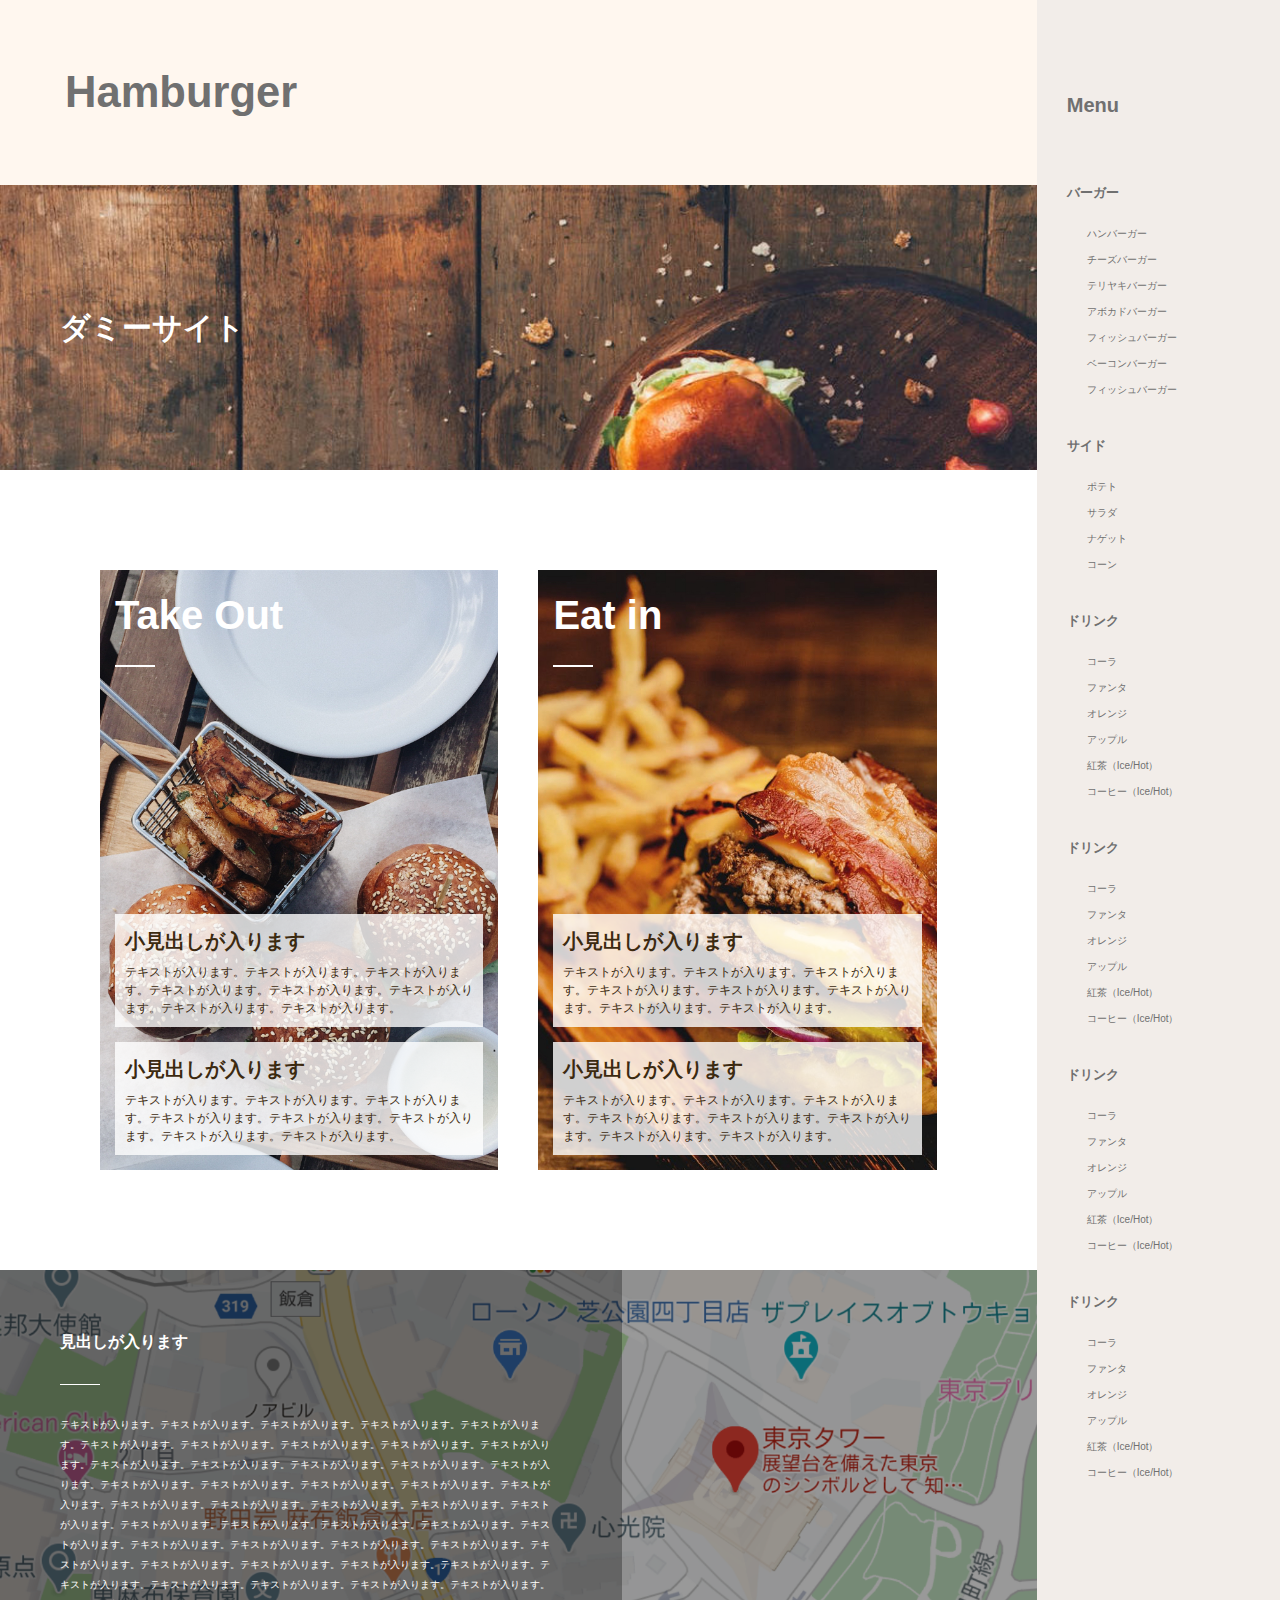
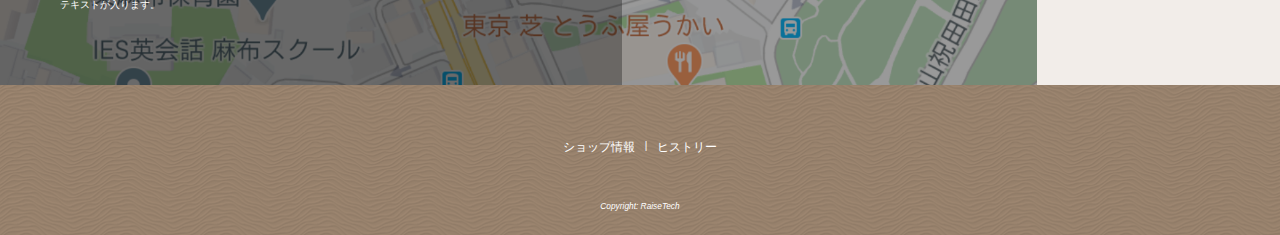
<file: index.html>
<!DOCTYPE html>
<html lang="ja">
<head>
    <meta charset="UTF-8">
    <meta http-equiv="X-UA-Compatible" content="IE=edge">
    <meta name="viewport" content="width=device-width, initial-scale=1.0">
    <link rel="stylesheet" href="./css/reset.min.css">
    <link rel="stylesheet" href="./css/style.css">
    <link rel="stylesheet" href="./css/mplus_webfonts.css">
    <link rel="stylesheet" href="http://mplus-webfonts.sourceforge.jp/mplus_webfonts.css">
    <title>Hamburger Site</title>
</head>
<body>
    <article class="l-container">
        <main class="l-main">
            <header class="l-header">
                <h1 class="l-header-title">Hamburger</h1>
                <div class="pc_search"></div>
                <button class="p-hamburger-bt is-hamburger js-btn">
                Menu</button>
            </header>
            <article class="l-contents">
                <div class="p-mainvisual">
                    <h2 class="p-mainvisual__title">ダミーサイト</h2>
                </div>
                <ul class="p-brunchmenu">
                    <li class="p-brunchmenu__list takeout">
                        <h2 class="p-brunchmenu__list__title">Take Out</h2>
                        <ul class="p-brunchmenu__list__ul">
                            <li class="p-brunchmenu__list__ul__li">
                                <dl class="c-defintion">
                                    <dt class="c-defintion__dt">小見出しが入ります</dt>
                                    <dd class="c-defintion__dd">テキストが入ります。テキストが入ります。テキストが入ります。テキストが入ります。テキストが入ります。テキストが入ります。テキストが入ります。テキストが入ります。</dd>
                                </dl>
                            </li>
                            <li class="p-brunchmenu__list__ul__li">
                                <dl class="c-defintion">
                                    <dt class="c-defintion__dt">小見出しが入ります</dt>
                                    <dd class="c-defintion__dd">テキストが入ります。テキストが入ります。テキストが入ります。テキストが入ります。テキストが入ります。テキストが入ります。テキストが入ります。テキストが入ります。</dd>
                                </dl>
                            </li>
                        </ul>
                    </li>
                    <li class="p-brunchmenu__list eatin">
                        <h2 class="p-brunchmenu__list__title">Eat in</h2>
                        <ul class="p-brunchmenu__list__ul">
                            <li class="p-brunchmenu__list__ul__li">
                                <dl class="c-defintion">
                                    <dt class="c-defintion__dt">小見出しが入ります</dt>
                                    <dd class="c-defintion__dd">テキストが入ります。テキストが入ります。テキストが入ります。テキストが入ります。テキストが入ります。テキストが入ります。テキストが入ります。テキストが入ります。</dd>
                                </dl>
                            </li>
                            <li class="p-brunchmenu__list__ul__li">
                                <dl class="c-defintion">
                                    <dt class="c-defintion__dt">小見出しが入ります</dt>
                                    <dd class="c-defintion__dd">テキストが入ります。テキストが入ります。テキストが入ります。テキストが入ります。テキストが入ります。テキストが入ります。テキストが入ります。テキストが入ります。</dd>
                                </dl>
                            </li>
                        </ul>
                    </li>
                </ul>
                <section class="p-access">
                    <div class="p-access__contens">
                        <h2 class="p-access__contens__title">見出しが入ります</h2>
                        <p class="p-access__contens__text">テキストが入ります。テキストが入ります。テキストが入ります。テキストが入ります。テキストが入ります。テキストが入ります。テキストが入ります。テキストが入ります。テキストが入ります。テキストが入ります。テキストが入ります。テキストが入ります。テキストが入ります。テキストが入ります。テキストが入ります。テキストが入ります。テキストが入ります。テキストが入ります。テキストが入ります。テキストが入ります。テキストが入ります。テキストが入ります。テキストが入ります。テキストが入ります。テキストが入ります。テキストが入ります。テキストが入ります。テキストが入ります。テキストが入ります。テキストが入ります。テキストが入ります。テキストが入ります。テキストが入ります。テキストが入ります。テキストが入ります。テキストが入ります。テキストが入ります。テキストが入ります。テキストが入ります。テキストが入ります。テキストが入ります。テキストが入ります。テキストが入ります。テキストが入ります。テキストが入ります。</p>
                    </div>
                    <div class="p-access__map"><img src="/img/mapsample.png" alt="google map の キャプチャ"></div>
                </section>
            </article>
        </main>
        <aside class="l-sidebar">
            <nav class="p-menu">
                <button class="p-hamburger-bt--close js-btn"></button>
                <h2 class="p-menu__h2">Menu</h2>
                <ul class="p-menu__list-lv1">
                    <li class="p-menu__list-lv1__item">
                        <h3 class="p-menu__h3">バーガー</h3>
                        <ul class="p-menu__list-lv2">
                            <li>ハンバーガー</li>
                            <li>チーズバーガー</li>
                            <li>テリヤキバーガー</li>
                            <li>アボカドバーガー</li>
                            <li>フィッシュバーガー</li>
                            <li>ベーコンバーガー</li>
                            <li>フィッシュバーガー</li>
                        </ul>
                    </li>
                    <li class="p-menu__list-lv1__item">
                        <h3 class="p-menu__h3">サイド</h3>
                        <ul class="p-menu__list-lv2">
                            <li>ポテト</li>
                            <li>サラダ</li>
                            <li>ナゲット</li>
                            <li>コーン</li>
                        </ul>
                    </li>
                    <li class="p-menu__list-lv1__item">
                        <h3 class="p-menu__h3">ドリンク</h3>
                        <ul class="p-menu__list-lv2">
                            <li>コーラ</li>
                            <li>ファンタ</li>
                            <li>オレンジ</li>
                            <li>アップル</li>
                            <li>紅茶（Ice/Hot）</li>
                            <li>コーヒー（Ice/Hot）</li>
                        </ul>
                    </li>
                    <li class="p-menu__list-lv1__item">
                        <h3 class="p-menu__h3">ドリンク</h3>
                        <ul class="p-menu__list-lv2">
                            <li>コーラ</li>
                            <li>ファンタ</li>
                            <li>オレンジ</li>
                            <li>アップル</li>
                            <li>紅茶（Ice/Hot）</li>
                            <li>コーヒー（Ice/Hot）</li>
                        </ul>
                    </li>
                    <li class="p-menu__list-lv1__item">
                        <h3 class="p-menu__h3">ドリンク</h3>
                        <ul class="p-menu__list-lv2">
                            <li>コーラ</li>
                            <li>ファンタ</li>
                            <li>オレンジ</li>
                            <li>アップル</li>
                            <li>紅茶（Ice/Hot）</li>
                            <li>コーヒー（Ice/Hot）</li>
                        </ul>
                    </li>
                    <li class="p-menu__list-lv1__item">
                        <h3 class="p-menu__h3">ドリンク</h3>
                        <ul class="p-menu__list-lv2">
                            <li>コーラ</li>
                            <li>ファンタ</li>
                            <li>オレンジ</li>
                            <li>アップル</li>
                            <li>紅茶（Ice/Hot）</li>
                            <li>コーヒー（Ice/Hot）</li>
                        </ul>
                    </li>
                </ul>
            </nav>
        </aside>
        <footer class="l-footer">
            <ul class="p-information">
                <li class="p-information__list">ショップ情報</li>
                <li class="p-information__list">ヒストリー</li>
            </ul>
            <address class="p-copyright">
                <small><p>Copyright: RaiseTech</p></small>
            </address>
        </footer>
    </article>
    <script src="https://code.jquery.com/jquery-3.5.1.slim.min.js" integrity="sha256-4+XzXVhsDmqanXGHaHvgh1gMQKX40OUvDEBTu8JcmNs=" crossorigin="anonymous"></script>
    <script src="/script.js"></script></body>
</html>
</file>
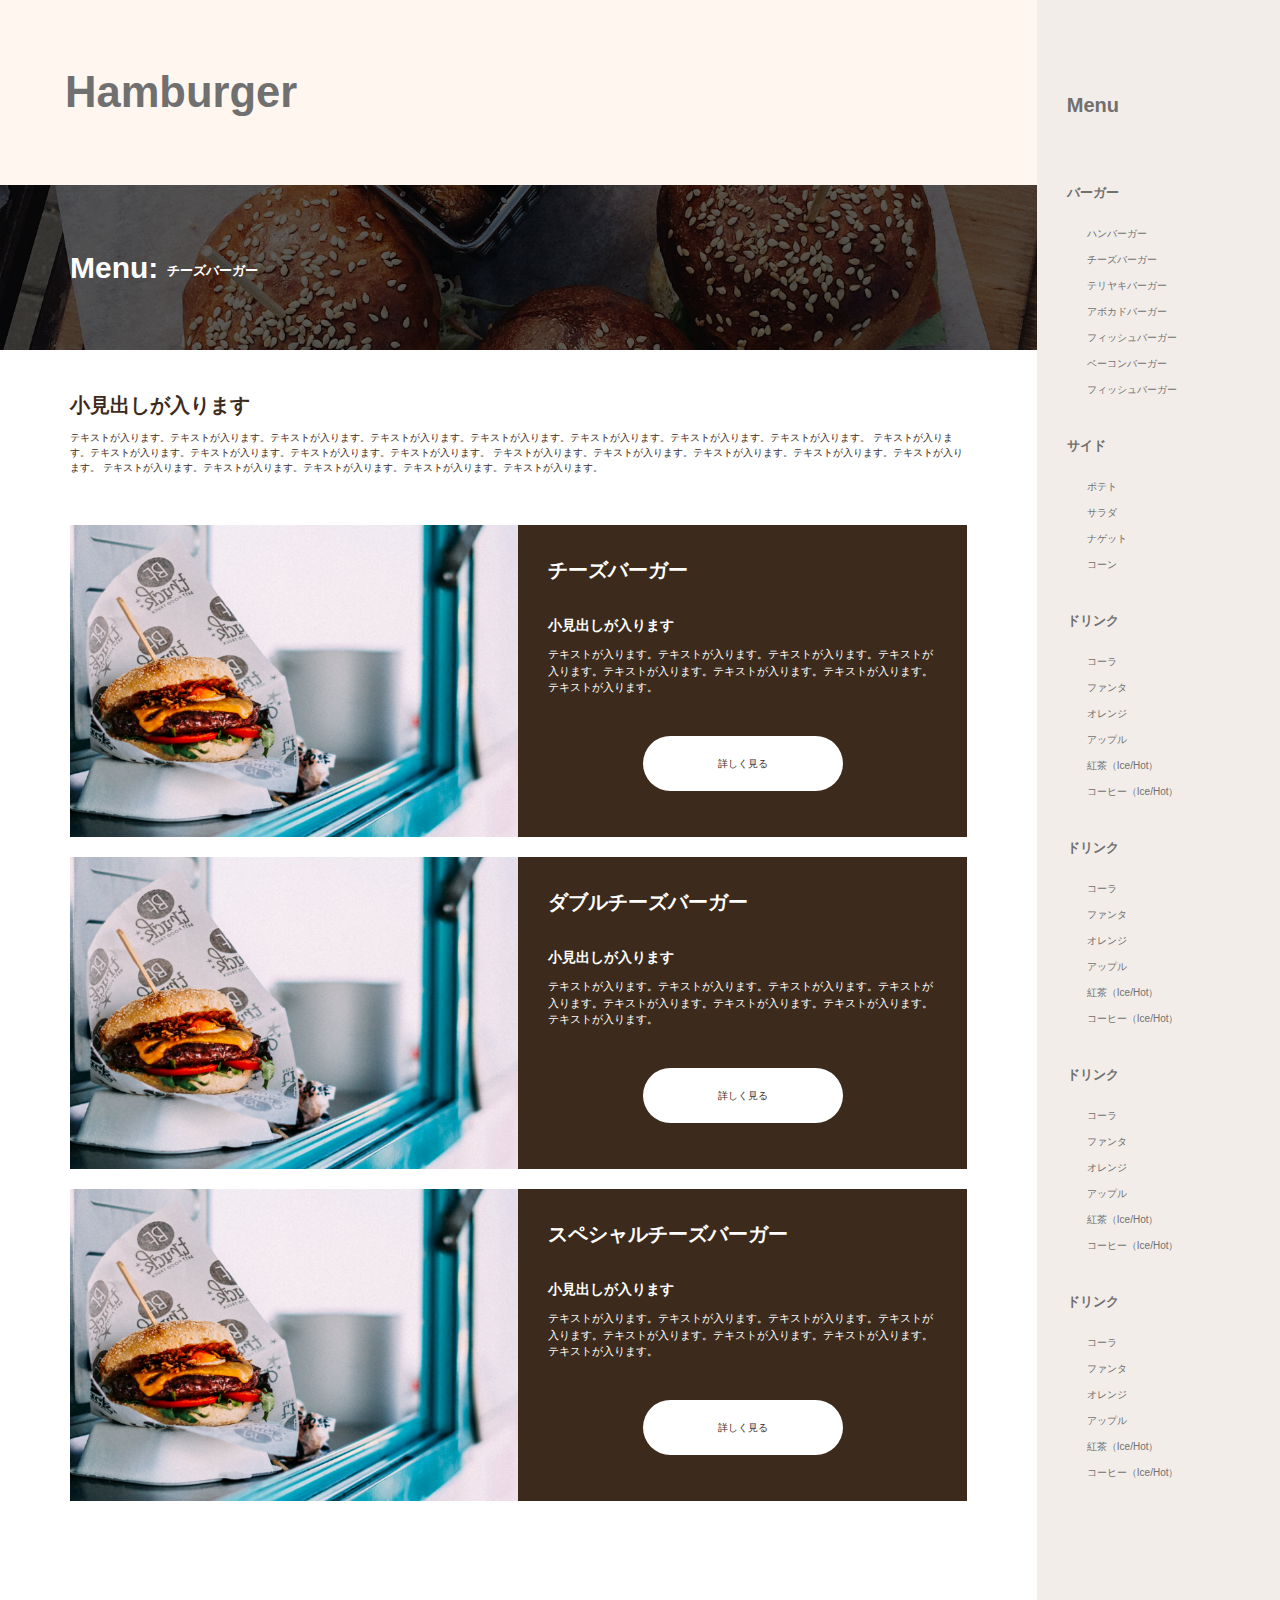
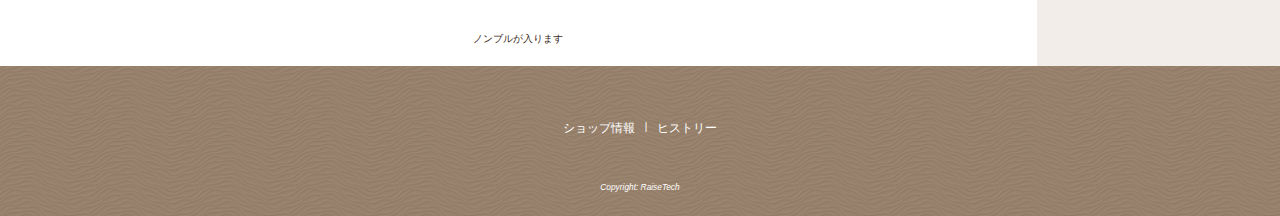
<file: archive.html>
<!DOCTYPE html>
<html lang="ja">
<head>
    <meta charset="UTF-8">
    <meta http-equiv="X-UA-Compatible" content="IE=edge">
    <meta name="viewport" content="width=device-width, initial-scale=1.0">
    <link rel="stylesheet" href="./css/reset.min.css">
    <link rel="stylesheet" href="./css/style.css">
    <title>Hamburger Site / archive</title>
</head>
<body>
    <article class="l-container">
        <main class="l-main">
            <header class="l-header">
                <p class="l-header-title">Hamburger</h1>
                <div class="pc_search"></div>
                <button class="p-hamburger-bt is-hamburger js-btn">Menu</button>
            </header>
            <article class="l-contents">
                <section class="p-archive">
                    <div class="p-headline">
                        <h1 class="p-headline__title">Menu: <span class="p-headline__title__small">チーズバーガー</span></h1>
                    </div>
                    <section class="p-sentence">
                        <h3>小見出しが入ります</h3>
                        <p>テキストが入ります。テキストが入ります。テキストが入ります。テキストが入ります。テキストが入ります。テキストが入ります。テキストが入ります。テキストが入ります。
                            テキストが入ります。テキストが入ります。テキストが入ります。テキストが入ります。テキストが入ります。
                            テキストが入ります。テキストが入ります。テキストが入ります。テキストが入ります。テキストが入ります。
                            テキストが入ります。テキストが入ります。テキストが入ります。テキストが入ります。テキストが入ります。
                        </p>
                    </section>
                    <ul class="p-cards">
                        <li class="p-cards__list">
                            <figure class="p-card">
                                <img class="p-card__thumbnail" src="./img/archivesample.png">
                                <figcaption class="p-card__caption">
                                    <h4>チーズバーガー</h4>
                                    <h5>小見出しが入ります</h5>
                                    <p>テキストが入ります。テキストが入ります。テキストが入ります。テキストが入ります。テキストが入ります。テキストが入ります。テキストが入ります。テキストが入ります。</p>
                                    <a href="#">詳しく見る</a>
                                </figcaption>
                            </figure>
                        </li>
                        <li class="p-cards__list">
                            <figure class="p-card">
                                <img class="p-card__thumbnail" src="./img/archivesample.png">
                                <figcaption class="p-card__caption">
                                    <h4>ダブルチーズバーガー</h4>
                                    <h5>小見出しが入ります</h5>
                                    <p>テキストが入ります。テキストが入ります。テキストが入ります。テキストが入ります。テキストが入ります。テキストが入ります。テキストが入ります。テキストが入ります。</p>
                                    <a href="#">詳しく見る</a>
                                </figcaption>
                            </figure>
                        </li>
                        <li class="p-cards__list">
                            <figure class="p-card">
                                <img class="p-card__thumbnail" src="./img/archivesample.png">
                                <figcaption class="p-card__caption">
                                    <h4>スペシャルチーズバーガー</h4>
                                    <h5>小見出しが入ります</h5>
                                    <p>テキストが入ります。テキストが入ります。テキストが入ります。テキストが入ります。テキストが入ります。テキストが入ります。テキストが入ります。テキストが入ります。</p>
                                    <a href="#">詳しく見る</a>
                                </figcaption>
                            </figure>
                        </li>
                    </ul>
                </section>
                <div class="p-pagenation">ノンブルが入ります
                </div>
            </article>
        </main>
        <aside class="l-sidebar">
            <nav class="p-menu">
                <button class="p-hamburger-bt--close js-btn"></button>
                <h2 class="p-menu__h2">Menu</h2>
                <ul class="p-menu__list-lv1">
                    <li class="p-menu__list-lv1__item">
                        <h3 class="p-menu__h3">バーガー</h3>
                        <ul class="p-menu__list-lv2">
                            <li>ハンバーガー</li>
                            <li>チーズバーガー</li>
                            <li>テリヤキバーガー</li>
                            <li>アボカドバーガー</li>
                            <li>フィッシュバーガー</li>
                            <li>ベーコンバーガー</li>
                            <li>フィッシュバーガー</li>
                        </ul>
                    </li>
                    <li class="p-menu__list-lv1__item">
                        <h3 class="p-menu__h3">サイド</h3>
                        <ul class="p-menu__list-lv2">
                            <li>ポテト</li>
                            <li>サラダ</li>
                            <li>ナゲット</li>
                            <li>コーン</li>
                        </ul>
                    </li>
                    <li class="p-menu__list-lv1__item">
                        <h3 class="p-menu__h3">ドリンク</h3>
                        <ul class="p-menu__list-lv2">
                            <li>コーラ</li>
                            <li>ファンタ</li>
                            <li>オレンジ</li>
                            <li>アップル</li>
                            <li>紅茶（Ice/Hot）</li>
                            <li>コーヒー（Ice/Hot）</li>
                        </ul>
                    </li>
                    <li class="p-menu__list-lv1__item">
                        <h3 class="p-menu__h3">ドリンク</h3>
                        <ul class="p-menu__list-lv2">
                            <li>コーラ</li>
                            <li>ファンタ</li>
                            <li>オレンジ</li>
                            <li>アップル</li>
                            <li>紅茶（Ice/Hot）</li>
                            <li>コーヒー（Ice/Hot）</li>
                        </ul>
                    </li>
                    <li class="p-menu__list-lv1__item">
                        <h3 class="p-menu__h3">ドリンク</h3>
                        <ul class="p-menu__list-lv2">
                            <li>コーラ</li>
                            <li>ファンタ</li>
                            <li>オレンジ</li>
                            <li>アップル</li>
                            <li>紅茶（Ice/Hot）</li>
                            <li>コーヒー（Ice/Hot）</li>
                        </ul>
                    </li>
                    <li class="p-menu__list-lv1__item">
                        <h3 class="p-menu__h3">ドリンク</h3>
                        <ul class="p-menu__list-lv2">
                            <li>コーラ</li>
                            <li>ファンタ</li>
                            <li>オレンジ</li>
                            <li>アップル</li>
                            <li>紅茶（Ice/Hot）</li>
                            <li>コーヒー（Ice/Hot）</li>
                        </ul>
                    </li>
                </ul>
            </nav>
        </aside>
        <footer class="l-footer">
            <ul class="p-information">
                <li class="p-information__list">ショップ情報</li>
                <li class="p-information__list">ヒストリー</li>
            </ul>
            <address class="p-copyright">
                <small><p>Copyright: RaiseTech</p></small>
            </address>
        </footer>
    </article>
    <script src="https://code.jquery.com/jquery-3.5.1.slim.min.js" integrity="sha256-4+XzXVhsDmqanXGHaHvgh1gMQKX40OUvDEBTu8JcmNs=" crossorigin="anonymous"></script>
    <script src="/script.js"></script></body>
</html>
</file>
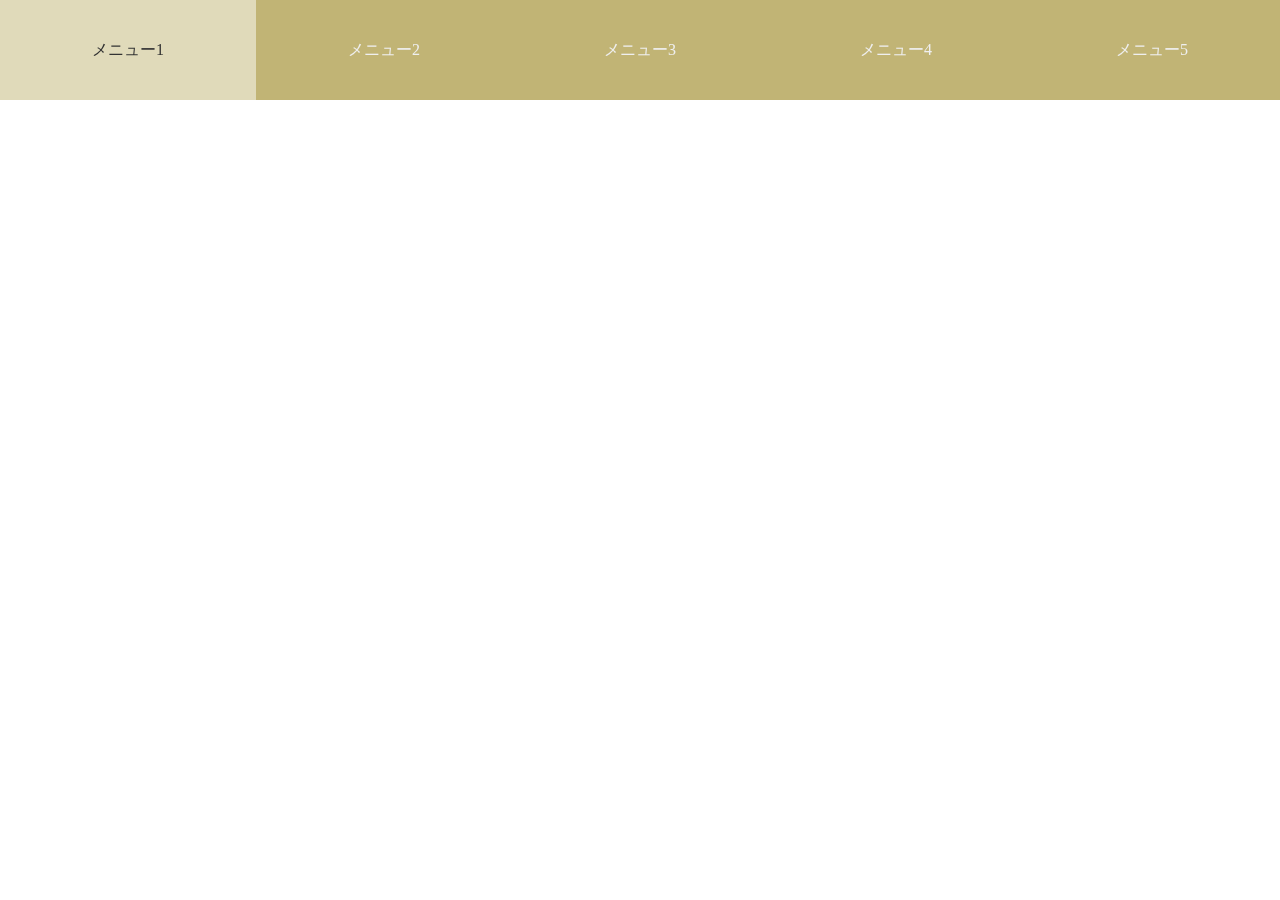
<file: hamburger-sample.html>
<!DOCTYPE html>
<html lang="ja">
<head>
    <meta charset="UTF-8">
    <meta http-equiv="X-UA-Compatible" content="IE=edge">
    <meta name="viewport" content="width=device-width, initial-scale=1.0">
    <link rel="stylesheet" href="./css/destyle.css">
    <link rel="stylesheet" href="./css/menu.css">

    <title>Hamburger menu</title>
</head>
<body>
    <button type="button" class="btn js-btn">
        <span class="btn-line"></span>
    </button>
    <nav>
        <ul class="menu">
            <li class="menu-list">メニュー1</li>
            <li class="menu-list">メニュー2</li>
            <li class="menu-list">メニュー3</li>
            <li class="menu-list">メニュー4</li>
            <li class="menu-list">メニュー5</li>
        </ul>
    </nav>
    <script src="https://code.jquery.com/jquery-3.5.1.slim.min.js" integrity="sha256-4+XzXVhsDmqanXGHaHvgh1gMQKX40OUvDEBTu8JcmNs=" crossorigin="anonymous"></script>
    <script src="/script.js"></script>
</body>
</html>
</file>
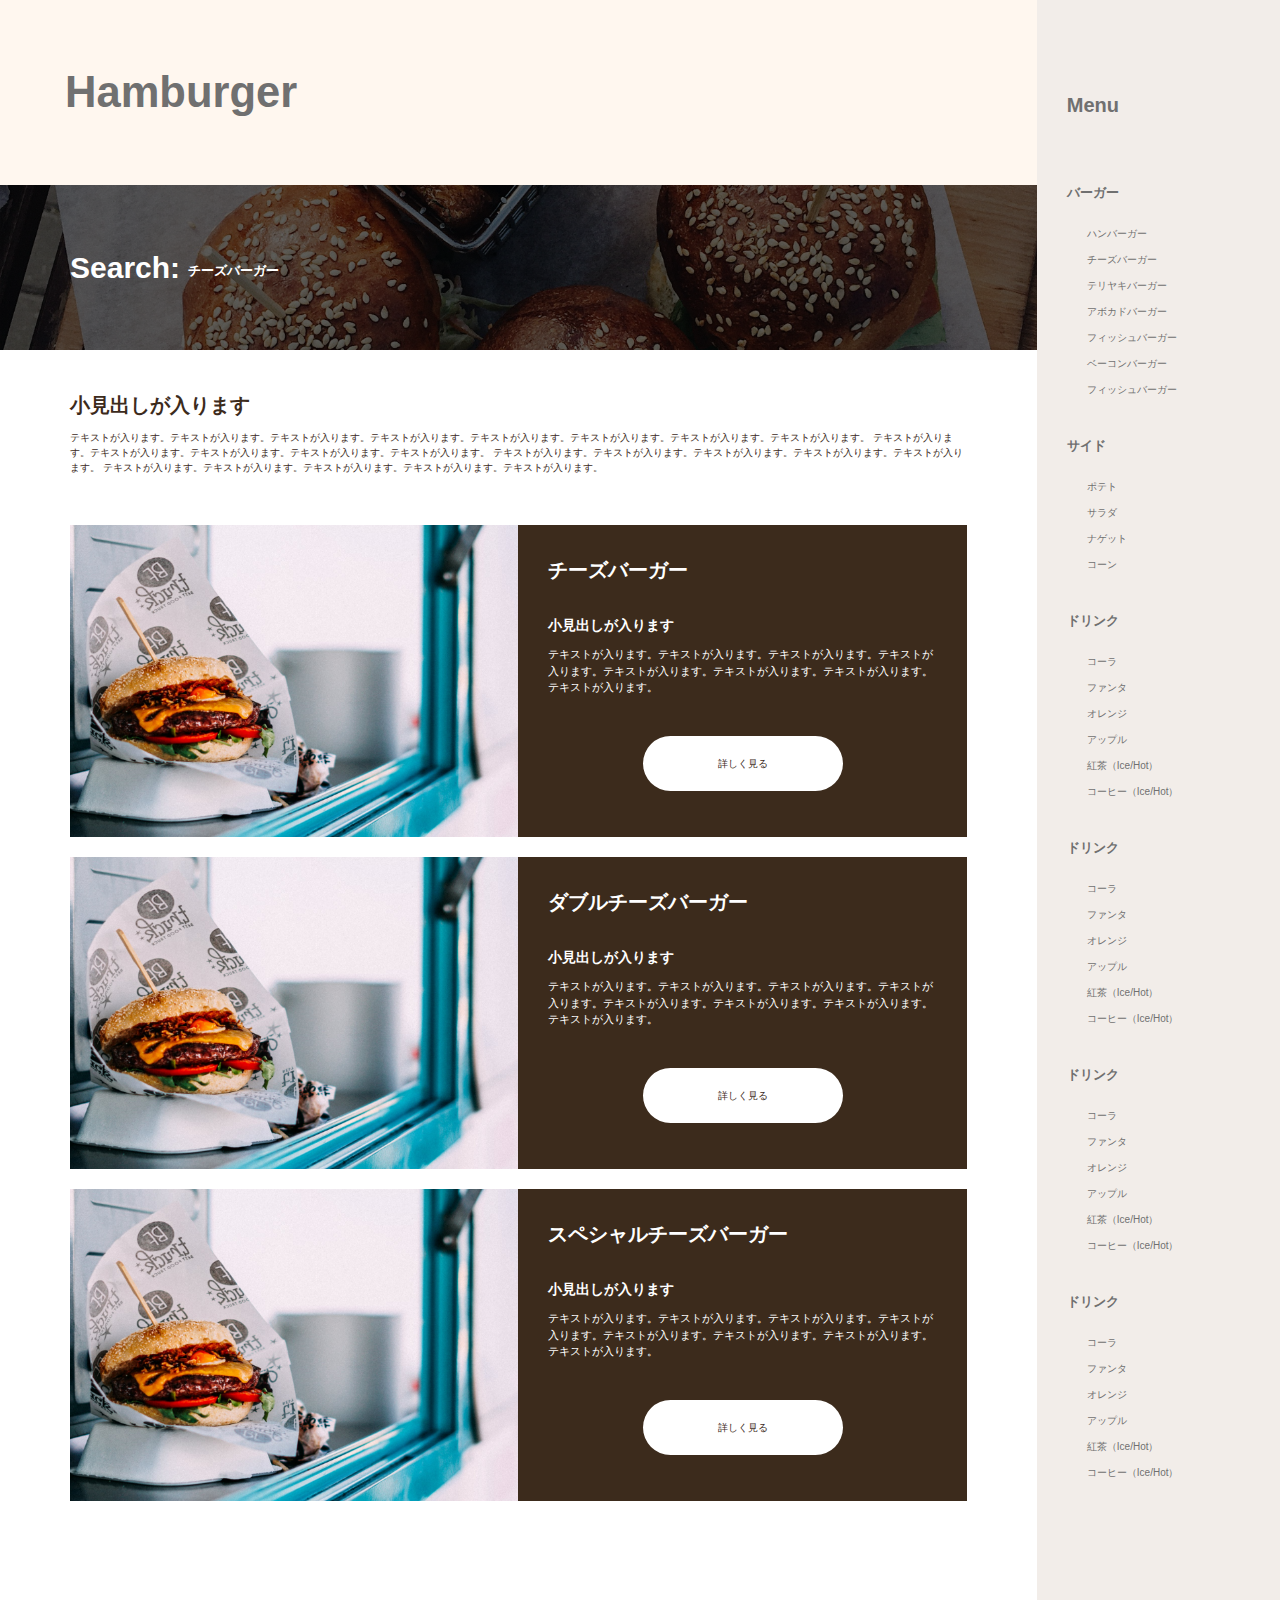
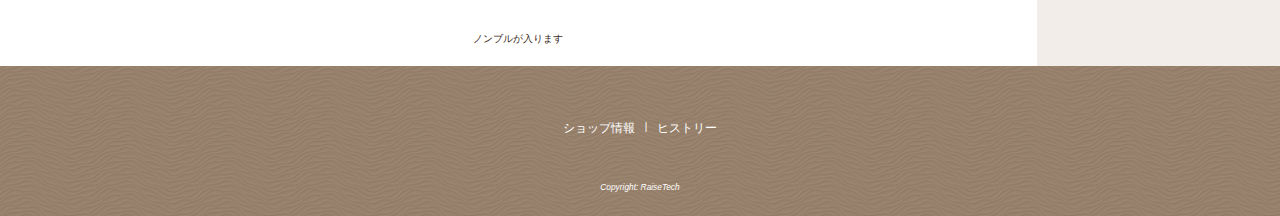
<file: search.html>
<!DOCTYPE html>
<html lang="ja">
<head>
    <meta charset="UTF-8">
    <meta http-equiv="X-UA-Compatible" content="IE=edge">
    <meta name="viewport" content="width=device-width, initial-scale=1.0">
    <link rel="stylesheet" href="./css/reset.min.css">
    <link rel="stylesheet" href="./css/style.css">
    <title>Hamburger Site / search</title>
</head>
<body>
    <article class="l-container">
        <main class="l-main">
            <header class="l-header">
                <p class="l-header-title">Hamburger</h1>
                <div class="pc_search"></div>
                <button class="p-hamburger-bt is-hamburger js-btn">Menu</button>
            </header>
            <article class="l-contents">
                <section class="p-archive">
                    <div class="p-headline">
                        <h1 class="p-headline__title">Search: <span class="p-headline__title__small">チーズバーガー</span></h1>
                    </div>
                    <section class="p-sentence">
                        <h3>小見出しが入ります</h3>
                        <p>テキストが入ります。テキストが入ります。テキストが入ります。テキストが入ります。テキストが入ります。テキストが入ります。テキストが入ります。テキストが入ります。
                            テキストが入ります。テキストが入ります。テキストが入ります。テキストが入ります。テキストが入ります。
                            テキストが入ります。テキストが入ります。テキストが入ります。テキストが入ります。テキストが入ります。
                            テキストが入ります。テキストが入ります。テキストが入ります。テキストが入ります。テキストが入ります。
                        </p>
                    </section>
                    <ul class="p-cards">
                        <li class="p-cards__list">
                            <figure class="p-card">
                                <img class="p-card__thumbnail" src="./img/archivesample.png">
                                <figcaption class="p-card__caption">
                                    <h4>チーズバーガー</h4>
                                    <h5>小見出しが入ります</h5>
                                    <p>テキストが入ります。テキストが入ります。テキストが入ります。テキストが入ります。テキストが入ります。テキストが入ります。テキストが入ります。テキストが入ります。</p>
                                    <a href="#">詳しく見る</a>
                                </figcaption>
                            </figure>
                        </li>
                        <li class="p-cards__list">
                            <figure class="p-card">
                                <img class="p-card__thumbnail" src="./img/archivesample.png">
                                <figcaption class="p-card__caption">
                                    <h4>ダブルチーズバーガー</h4>
                                    <h5>小見出しが入ります</h5>
                                    <p>テキストが入ります。テキストが入ります。テキストが入ります。テキストが入ります。テキストが入ります。テキストが入ります。テキストが入ります。テキストが入ります。</p>
                                    <a href="#">詳しく見る</a>
                                </figcaption>
                            </figure>
                        </li>
                        <li class="p-cards__list">
                            <figure class="p-card">
                                <img class="p-card__thumbnail" src="./img/archivesample.png">
                                <figcaption class="p-card__caption">
                                    <h4>スペシャルチーズバーガー</h4>
                                    <h5>小見出しが入ります</h5>
                                    <p>テキストが入ります。テキストが入ります。テキストが入ります。テキストが入ります。テキストが入ります。テキストが入ります。テキストが入ります。テキストが入ります。</p>
                                    <a href="#">詳しく見る</a>
                                </figcaption>
                            </figure>
                        </li>
                    </ul>
                </section>
                <div class="p-pagenation">ノンブルが入ります
                </div>
            </article>
        </main>
        <aside class="l-sidebar">
            <nav class="p-menu">
                <button class="p-hamburger-bt--close js-btn"></button>
                <h2 class="p-menu__h2">Menu</h2>
                <ul class="p-menu__list-lv1">
                    <li class="p-menu__list-lv1__item">
                        <h3 class="p-menu__h3">バーガー</h3>
                        <ul class="p-menu__list-lv2">
                            <li>ハンバーガー</li>
                            <li>チーズバーガー</li>
                            <li>テリヤキバーガー</li>
                            <li>アボカドバーガー</li>
                            <li>フィッシュバーガー</li>
                            <li>ベーコンバーガー</li>
                            <li>フィッシュバーガー</li>
                        </ul>
                    </li>
                    <li class="p-menu__list-lv1__item">
                        <h3 class="p-menu__h3">サイド</h3>
                        <ul class="p-menu__list-lv2">
                            <li>ポテト</li>
                            <li>サラダ</li>
                            <li>ナゲット</li>
                            <li>コーン</li>
                        </ul>
                    </li>
                    <li class="p-menu__list-lv1__item">
                        <h3 class="p-menu__h3">ドリンク</h3>
                        <ul class="p-menu__list-lv2">
                            <li>コーラ</li>
                            <li>ファンタ</li>
                            <li>オレンジ</li>
                            <li>アップル</li>
                            <li>紅茶（Ice/Hot）</li>
                            <li>コーヒー（Ice/Hot）</li>
                        </ul>
                    </li>
                    <li class="p-menu__list-lv1__item">
                        <h3 class="p-menu__h3">ドリンク</h3>
                        <ul class="p-menu__list-lv2">
                            <li>コーラ</li>
                            <li>ファンタ</li>
                            <li>オレンジ</li>
                            <li>アップル</li>
                            <li>紅茶（Ice/Hot）</li>
                            <li>コーヒー（Ice/Hot）</li>
                        </ul>
                    </li>
                    <li class="p-menu__list-lv1__item">
                        <h3 class="p-menu__h3">ドリンク</h3>
                        <ul class="p-menu__list-lv2">
                            <li>コーラ</li>
                            <li>ファンタ</li>
                            <li>オレンジ</li>
                            <li>アップル</li>
                            <li>紅茶（Ice/Hot）</li>
                            <li>コーヒー（Ice/Hot）</li>
                        </ul>
                    </li>
                    <li class="p-menu__list-lv1__item">
                        <h3 class="p-menu__h3">ドリンク</h3>
                        <ul class="p-menu__list-lv2">
                            <li>コーラ</li>
                            <li>ファンタ</li>
                            <li>オレンジ</li>
                            <li>アップル</li>
                            <li>紅茶（Ice/Hot）</li>
                            <li>コーヒー（Ice/Hot）</li>
                        </ul>
                    </li>
                </ul>
            </nav>
        </aside>
        <footer class="l-footer">
            <ul class="p-information">
                <li class="p-information__list">ショップ情報</li>
                <li class="p-information__list">ヒストリー</li>
            </ul>
            <address class="p-copyright">
                <small><p>Copyright: RaiseTech</p></small>
            </address>
        </footer>
    </article>
    <script src="https://code.jquery.com/jquery-3.5.1.slim.min.js" integrity="sha256-4+XzXVhsDmqanXGHaHvgh1gMQKX40OUvDEBTu8JcmNs=" crossorigin="anonymous"></script>
    <script src="/script.js"></script></body>
</html>
</file>
<file: css/style.css>
@charset "UTF-8";
html {
  font-size: 62.5%;
}

body {
  font-family: 'M PLUS 1p', sans-serif;
  overflow-x: hidden;
}

@media (max-width: 1024px) {
  body {
    position: static;
  }
}

@media (max-width: 1024px) {
  body.is-open {
    position: fixed;
  }
}

ul, li, dl, dt, dd, ol {
  list-style: none;
  margin: 0;
  padding: 0;
}

h1, h2, h3, h4, h5, h6, p {
  padding: 0;
}

.l-header {
  background-color: #FFF7EF;
  padding: 60px 30px 60px 65px;
  -webkit-box-sizing: border-box;
          box-sizing: border-box;
}

@media (max-width: 1024px) {
  .l-header {
    position: relative;
  }
}

.l-header-title {
  color: #707070;
  font-weight: bold;
  font-size: 3.4vw;
}

@media (max-width: 1024px) {
  .l-header-title {
    font-size: 3.2rem;
    text-align: center;
  }
}

.l-footer {
  background-image: url(/img/footerimage.png);
  display: -webkit-box;
  display: -ms-flexbox;
  display: flex;
  -webkit-box-orient: vertical;
  -webkit-box-direction: normal;
      -ms-flex-direction: column;
          flex-direction: column;
  -ms-flex-pack: distribute;
      justify-content: space-around;
  color: #FFF;
  -ms-grid-column: 1;
  -ms-grid-column-span: 2;
  grid-column: 1 / 3;
  -ms-grid-row: 2;
  -ms-grid-row-span: 1;
  grid-row: 2 / 3;
  padding-top: 30px;
}

@media (max-width: 1024px) {
  .l-footer {
    width: 100%;
    height: 150px;
    padding-bottom: 10px;
  }
}

.l-sidebar {
  background-color: #F2EDE9;
  width: 100%;
  height: 100%;
}

@media (max-width: 1024px) {
  .l-sidebar {
    position: absolute;
    width: 90%;
    top: 0;
    left: 100%;
    z-index: 10;
  }
}

@media (max-width: 1024px) {
  .l-sidebar.is-open {
    position: fixed;
    left: 0;
    width: 100vw;
    padding-left: 60%;
    background-color: rgba(0, 0, 0, 0.5);
  }
}

@media (max-width: 1024px) {
  .l-sidebar.is-open .p-menu {
    overflow-y: scroll;
  }
}

.l-container {
  display: -ms-grid;
  display: grid;
  -ms-grid-columns: 1fr 19%;
      grid-template-columns: 1fr 19%;
  -ms-grid-rows: 1fr 150px;
      grid-template-rows: 1fr 150px;
}

@media (max-width: 1024px) {
  .l-container {
    display: block;
    position: relative;
  }
}

.p-mainvisual {
  width: 100%;
  min-height: 285px;
  background-image: url(/img/mainvisual.jpg);
  background-size: cover;
}

.p-mainvisual__title {
  padding: 120px 60px;
  -webkit-box-sizing: border-box;
          box-sizing: border-box;
  color: #FFF;
  font-size: 3rem;
}

.p-brunchmenu {
  background-color: #FFF;
  padding: 100px;
  min-height: auto;
  display: -webkit-box;
  display: -ms-flexbox;
  display: flex;
  -webkit-box-pack: justify;
      -ms-flex-pack: justify;
          justify-content: space-between;
}

@media (max-width: 599px) {
  .p-brunchmenu {
    -webkit-box-orient: vertical;
    -webkit-box-direction: normal;
        -ms-flex-direction: column;
            flex-direction: column;
    width: 100%;
    padding: 30px;
  }
}

.p-brunchmenu__list {
  padding: 15px;
  width: calc( 50% - 20px);
  height: 600px;
  background-color: tan;
  display: -webkit-box;
  display: -ms-flexbox;
  display: flex;
  -webkit-box-orient: vertical;
  -webkit-box-direction: normal;
      -ms-flex-direction: column;
          flex-direction: column;
  -webkit-box-pack: justify;
      -ms-flex-pack: justify;
          justify-content: space-between;
}

@media (max-width: 599px) {
  .p-brunchmenu__list {
    -webkit-box-orient: vertical;
    -webkit-box-direction: normal;
        -ms-flex-direction: column;
            flex-direction: column;
    width: 100%;
    margin-bottom: 30px;
  }
  .p-brunchmenu__list:last-child {
    margin-bottom: 0;
  }
}

.p-brunchmenu__list.takeout {
  background-image: url(/img/brunch-takeout.jpg);
  background-size: cover;
}

.p-brunchmenu__list.eatin {
  background-image: url(/img/brunch-eatin.jpg);
  background-size: cover;
}

.p-brunchmenu__list__title {
  color: #FFF;
  font-size: 4rem;
  position: relative;
}

.p-brunchmenu__list__title::after {
  content: "";
  display: block;
  border-bottom: solid #FFF 2px;
  width: 40px;
  position: absolute;
  top: 80px;
}

.p-brunchmenu__list__ul__li {
  margin-bottom: 15px;
}

.p-brunchmenu__list__ul__li:last-child {
  margin-bottom: 0;
}

.c-defintion {
  background-color: rgba(255, 255, 255, 0.8);
  padding: 10px;
  color: #3C2A10;
}

.c-defintion__dt {
  font-weight: bold;
  font-size: 2rem;
  margin-bottom: 5px;
  padding: 2px 0;
}

.c-defintion__dd {
  font-size: 1.2rem;
}

.p-access {
  color: white;
  position: relative;
  padding: 60px;
}

@media (max-width: 599px) {
  .p-access {
    padding: 30px;
  }
}

.p-access::before {
  content: "";
  background-color: #000;
  opacity: .3;
  position: absolute;
  top: 0;
  left: 0;
  z-index: 1;
  width: 60%;
  height: 100%;
}

@media (max-width: 1024px) {
  .p-access::before {
    position: absolute;
    width: 100%;
    top: 0;
    left: 0;
  }
}

@media (max-width: 599px) {
  .p-access::before {
    position: absolute;
    height: 50%;
    top: 0;
    left: 0;
  }
}

.p-access__contens {
  position: relative;
  z-index: 1;
}

.p-access__contens__title {
  font-size: 1.6rem;
  margin-bottom: 30px;
}

.p-access__contens__title::after {
  content: "";
  display: block;
  border-bottom: solid #FFF 1px;
  width: 40px;
  margin-top: 30px;
}

.p-access__contens__text {
  font-size: 1rem;
  line-height: 2;
  margin: 10px 0;
  width: calc(60% - 60px);
}

@media (max-width: 1024px) {
  .p-access__contens__text {
    width: 100%;
  }
}

.p-access__map {
  width: 100%;
  height: 100%;
  position: absolute;
  display: -webkit-box;
  display: -ms-flexbox;
  display: flex;
  top: 0;
  left: 0;
}

.p-access__map::after {
  content: "";
  display: block;
  background: #000;
  width: 100%;
  height: 100%;
  top: 0;
  left: 0;
  position: absolute;
  z-index: -1;
}

.p-access__map img {
  opacity: .6;
  -o-object-fit: cover;
     object-fit: cover;
  width: 100%;
}

.p-menu {
  display: -webkit-box;
  display: -ms-flexbox;
  display: flex;
  -webkit-box-orient: vertical;
  -webkit-box-direction: normal;
      -ms-flex-direction: column;
          flex-direction: column;
  -webkit-box-pack: start;
      -ms-flex-pack: start;
          justify-content: start;
  position: relative;
  padding: 90px 30px;
  color: #707070;
  height: 100%;
}

@media (max-width: 1024px) {
  .p-menu {
    width: 100%;
    padding-left: 10%;
    background-color: #F2EDE9;
    display: block;
  }
}

.p-menu__h2 {
  font-weight: bold;
  font-size: 2rem;
  padding-bottom: 60px;
}

@media (max-width: 1024px) {
  .p-menu__h2 {
    display: none;
  }
}

.p-menu__h3 {
  font-weight: bold;
  font-size: 1.3rem;
  margin-bottom: 15px;
}

.p-menu__list-lv1__item {
  margin-bottom: 30px;
  line-height: 2.0;
}

.p-menu__list-lv1__item:last-child {
  margin-bottom: 0;
}

.p-menu__list-lv2 {
  margin-left: 20px;
  line-height: 2.6;
}

.p-menu__list-lv2:last-child {
  margin-bottom: 0;
}

.p-information {
  display: -webkit-box;
  display: -ms-flexbox;
  display: flex;
  -webkit-box-pack: center;
      -ms-flex-pack: center;
          justify-content: center;
}

.p-information__list {
  display: -webkit-box;
  display: -ms-flexbox;
  display: flex;
  font-size: 1.2rem;
}

.p-information__list::after {
  content: "　|　";
  display: block;
  font-size: 1rem;
}

.p-information__list:last-child::after {
  content: "";
}

.p-copyright {
  display: -webkit-box;
  display: -ms-flexbox;
  display: flex;
  -webkit-box-pack: center;
      -ms-flex-pack: center;
          justify-content: center;
}

.p-hamburger-bt {
  background-color: transparent;
  border: none;
  cursor: pointer;
  outline: none;
  padding: 0;
  -webkit-appearance: none;
     -moz-appearance: none;
          appearance: none;
  font-size: 3rem;
  font-weight: bold;
  color: #707070;
  position: absolute;
  top: 20px;
  right: 20px;
  display: none;
}

@media (max-width: 1024px) {
  .p-hamburger-bt {
    display: block;
  }
}

@media (max-width: 599px) {
  .p-hamburger-bt {
    display: block;
    font-size: 1.8rem;
  }
}

.p-hamburger-bt--close {
  width: 30px;
  height: 30px;
  top: 20px;
  right: 20px;
  position: absolute;
  background-color: transparent;
  border: none;
  cursor: pointer;
  outline: none;
  padding: 0;
  -webkit-appearance: none;
     -moz-appearance: none;
          appearance: none;
  display: none;
}

@media (max-width: 1024px) {
  .p-hamburger-bt--close {
    display: block;
  }
}

.p-hamburger-bt--close::before, .p-hamburger-bt--close::after {
  content: "";
  width: 30px;
  height: 2px;
  background: #666;
  position: absolute;
  left: calc(50%-(.p-hamburger-bt--close::before, .p-hamburger-bt--close::after btnWidth/2));
  display: block;
  -webkit-transition: -webkit-transform 0.2;
  transition: -webkit-transform 0.2;
  transition: transform 0.2;
  transition: transform 0.2, -webkit-transform 0.2;
}

.p-hamburger-bt--close::before {
  -webkit-transform: rotate(45deg);
          transform: rotate(45deg);
}

.p-hamburger-bt--close::after {
  -webkit-transform: rotate(-45deg);
          transform: rotate(-45deg);
}

.p-archive {
  width: 100%;
  min-height: 120px;
}

.p-headline {
  padding: 0;
  -webkit-box-sizing: border-box;
          box-sizing: border-box;
  color: #FFF;
  font-size: 3rem;
  display: inline-block;
  vertical-align: middle;
  z-index: 1;
  position: relative;
  width: 100%;
}

.p-headline__title {
  padding: 60px 70px;
  -webkit-box-sizing: border-box;
          box-sizing: border-box;
  color: #FFF;
  font-size: 3rem;
  display: inline-block;
  vertical-align: middle;
  z-index: 1;
  position: relative;
}

.p-headline__title__small {
  font-size: 1.3rem;
  display: inline-block;
  vertical-align: middle;
}

.p-headline::before {
  background-image: url(/img/archive.png);
  background-size: cover;
  content: "";
  display: block;
  width: 100%;
  height: 100%;
  top: 0;
  left: 0;
  position: absolute;
  z-index: -1;
}

.p-headline::after {
  content: "";
  display: block;
  background: rgba(0, 0, 0, 0.6);
  width: 100%;
  height: 100%;
  top: 0;
  left: 0;
  position: absolute;
  z-index: 0;
}

.p-sentence {
  color: #3C2B1C;
  width: 100%;
  height: 100%;
  padding: 40px 70px;
}

.p-sentence h3 {
  font-size: 2rem;
  margin-bottom: 10px;
}

@media (max-width: 599px) {
  .p-sentence {
    -webkit-box-orient: vertical;
    -webkit-box-direction: normal;
        -ms-flex-direction: column;
            flex-direction: column;
    width: 100%;
    margin-bottom: 0;
    padding: 30px;
  }
  .p-sentence:last-child {
    margin-bottom: 0;
  }
}

.p-cards {
  padding: 10px 70px;
  display: block;
}

@media (max-width: 599px) {
  .p-cards {
    -webkit-box-orient: vertical;
    -webkit-box-direction: normal;
        -ms-flex-direction: column;
            flex-direction: column;
    width: 100%;
    padding: 30px;
  }
}

.p-cards__list {
  margin-bottom: 20px;
}

.p-card {
  padding: 0;
  display: -webkit-box;
  display: -ms-flexbox;
  display: flex;
}

@media (max-width: 599px) {
  .p-card {
    -webkit-box-orient: vertical;
    -webkit-box-direction: normal;
        -ms-flex-direction: column;
            flex-direction: column;
    width: 100%;
    padding: 0;
  }
}

.p-card__thumbnail {
  width: 50%;
  background-color: tan;
  -o-object-fit: cover;
     object-fit: cover;
}

@media (max-width: 599px) {
  .p-card__thumbnail {
    -webkit-box-orient: vertical;
    -webkit-box-direction: normal;
        -ms-flex-direction: column;
            flex-direction: column;
    width: 100%;
    margin-bottom: 0;
  }
  .p-card__thumbnail:last-child {
    margin-bottom: 0;
  }
}

.p-card__caption {
  padding: 30px;
  width: 50%;
  background-color: #3C2B1C;
}

@media (max-width: 599px) {
  .p-card__caption {
    -webkit-box-orient: vertical;
    -webkit-box-direction: normal;
        -ms-flex-direction: column;
            flex-direction: column;
    width: 100%;
  }
}

.p-card__caption h4 {
  color: #FFF;
  font-size: 2rem;
}

.p-card__caption h5 {
  color: #FFF;
  font-size: 1.4rem;
  margin: 30px 0 10px;
}

.p-card__caption p {
  color: #FFF;
  font-size: 1.1rem;
}

.p-card__caption a {
  background: #FFF;
  color: #3C2B1C;
  display: block;
  width: 200px;
  padding: 20px 60px;
  margin-top: 40px;
  margin-left: auto;
  margin-right: auto;
  text-decoration: none;
  border-radius: 45px;
  text-align: center;
}

@media (max-width: 599px) {
  .p-card__caption a {
    font-size: 1.6rem;
    padding: 10px;
  }
}

.p-card__title {
  color: #FFF;
  font-size: 4rem;
  position: relative;
}

.p-card__title::after {
  content: "";
  display: block;
  border-bottom: solid #FFF 2px;
  width: 40px;
  position: absolute;
  top: 80px;
}

.p-card__ul__li {
  margin-bottom: 15px;
}

.p-card__ul__li:last-child {
  margin-bottom: 0;
}

.p-pagenation {
  color: #3C2B1C;
  width: 100%;
  height: 100%;
  padding: 100px 0 20px;
  text-align: center;
}

.p-single {
  padding: 40px 60px;
  line-height: 6rem;
}

.p-mainvisual--single {
  width: 100%;
  height: 500px;
  position: relative;
  overflow: hidden;
}

.p-mainvisual--single__title {
  height: 500px;
  top: 0;
  left: 0;
  color: #FFF;
  font-size: 4rem;
  position: absolute;
  margin-bottom: 20px;
  padding: 35px;
  z-index: 1;
  display: -webkit-box;
  display: -ms-flexbox;
  display: flex;
  -webkit-box-orient: vertical;
  -webkit-box-direction: normal;
      -ms-flex-direction: column;
          flex-direction: column;
  -webkit-box-pack: center;
      -ms-flex-pack: center;
          justify-content: center;
  -webkit-box-sizing: border-box;
          box-sizing: border-box;
}

.p-mainvisual--single__image {
  width: auto;
  height: auto;
  min-width: 100%;
  min-height: 100%;
  max-width: inherit;
  position: absolute;
  left: 50%;
  top: 50%;
  -o-object-fit: cover;
     object-fit: cover;
  font-family: 'object-fit: cover;';
  -webkit-transform: translate(-50%, -50%);
          transform: translate(-50%, -50%);
}
/*# sourceMappingURL=style.css.map */
</file>
<file: css/mplus_webfonts.css>
@font-face{ 
  font-family: 'mplus-1p-heavy';
  src: url('http://mplus-webfonts.sourceforge.jp/mplus-1p-heavy.eot');
  src: url('http://mplus-webfonts.sourceforge.jp/mplus-1p-heavy.eot?#iefix') format('embedded-opentype'),
       url('http://mplus-webfonts.sourceforge.jp/mplus-1p-heavy.woff') format('woff'),
       url('http://mplus-webfonts.sourceforge.jp/mplus-1p-heavy.ttf') format('truetype');
}
@font-face{ 
  font-family: 'mplus-1m-bold';
  src: url('http://mplus-webfonts.sourceforge.jp/mplus-1m-bold.eot');
  src: url('http://mplus-webfonts.sourceforge.jp/mplus-1m-bold.eot?#iefix') format('embedded-opentype'),
       url('http://mplus-webfonts.sourceforge.jp/mplus-1m-bold.woff') format('woff'),
       url('http://mplus-webfonts.sourceforge.jp/mplus-1m-bold.ttf') format('truetype');
}
@font-face{ 
  font-family: 'mplus-2m-regular';
  src: url('http://mplus-webfonts.sourceforge.jp/mplus-2m-regular.eot');
  src: url('http://mplus-webfonts.sourceforge.jp/mplus-2m-regular.eot?#iefix') format('embedded-opentype'),
       url('http://mplus-webfonts.sourceforge.jp/mplus-2m-regular.woff') format('woff'),
       url('http://mplus-webfonts.sourceforge.jp/mplus-2m-regular.ttf') format('truetype');
}
@font-face{ 
  font-family: 'mplus-2p-thin';
  src: url('http://mplus-webfonts.sourceforge.jp/mplus-2p-thin.eot');
  src: url('http://mplus-webfonts.sourceforge.jp/mplus-2p-thin.eot?#iefix') format('embedded-opentype'),
       url('http://mplus-webfonts.sourceforge.jp/mplus-2p-thin.woff') format('woff'),
       url('http://mplus-webfonts.sourceforge.jp/mplus-2p-thin.ttf') format('truetype');
}
@font-face{ 
  font-family: 'mplus-2p-regular';
  src: url('http://mplus-webfonts.sourceforge.jp/mplus-2p-regular.eot');
  src: url('http://mplus-webfonts.sourceforge.jp/mplus-2p-regular.eot?#iefix') format('embedded-opentype'),
       url('http://mplus-webfonts.sourceforge.jp/mplus-2p-regular.woff') format('woff'),
       url('http://mplus-webfonts.sourceforge.jp/mplus-2p-regular.ttf') format('truetype');
}
@font-face{ 
  font-family: 'mplus-2m-thin';
  src: url('http://mplus-webfonts.sourceforge.jp/mplus-2m-thin.eot');
  src: url('http://mplus-webfonts.sourceforge.jp/mplus-2m-thin.eot?#iefix') format('embedded-opentype'),
       url('http://mplus-webfonts.sourceforge.jp/mplus-2m-thin.woff') format('woff'),
       url('http://mplus-webfonts.sourceforge.jp/mplus-2m-thin.ttf') format('truetype');
}
@font-face{ 
  font-family: 'mplus-2c-light';
  src: url('http://mplus-webfonts.sourceforge.jp/mplus-2c-light.eot');
  src: url('http://mplus-webfonts.sourceforge.jp/mplus-2c-light.eot?#iefix') format('embedded-opentype'),
       url('http://mplus-webfonts.sourceforge.jp/mplus-2c-light.woff') format('woff'),
       url('http://mplus-webfonts.sourceforge.jp/mplus-2c-light.ttf') format('truetype');
}
@font-face{ 
  font-family: 'mplus-2c-bold';
  src: url('http://mplus-webfonts.sourceforge.jp/mplus-2c-bold.eot');
  src: url('http://mplus-webfonts.sourceforge.jp/mplus-2c-bold.eot?#iefix') format('embedded-opentype'),
       url('http://mplus-webfonts.sourceforge.jp/mplus-2c-bold.woff') format('woff'),
       url('http://mplus-webfonts.sourceforge.jp/mplus-2c-bold.ttf') format('truetype');
}
@font-face{ 
  font-family: 'mplus-1c-bold';
  src: url('http://mplus-webfonts.sourceforge.jp/mplus-1c-bold.eot');
  src: url('http://mplus-webfonts.sourceforge.jp/mplus-1c-bold.eot?#iefix') format('embedded-opentype'),
       url('http://mplus-webfonts.sourceforge.jp/mplus-1c-bold.woff') format('woff'),
       url('http://mplus-webfonts.sourceforge.jp/mplus-1c-bold.ttf') format('truetype');
}
@font-face{ 
  font-family: 'mplus-1m-medium';
  src: url('http://mplus-webfonts.sourceforge.jp/mplus-1m-medium.eot');
  src: url('http://mplus-webfonts.sourceforge.jp/mplus-1m-medium.eot?#iefix') format('embedded-opentype'),
       url('http://mplus-webfonts.sourceforge.jp/mplus-1m-medium.woff') format('woff'),
       url('http://mplus-webfonts.sourceforge.jp/mplus-1m-medium.ttf') format('truetype');
}
@font-face{ 
  font-family: 'mplus-2p-heavy';
  src: url('http://mplus-webfonts.sourceforge.jp/mplus-2p-heavy.eot');
  src: url('http://mplus-webfonts.sourceforge.jp/mplus-2p-heavy.eot?#iefix') format('embedded-opentype'),
       url('http://mplus-webfonts.sourceforge.jp/mplus-2p-heavy.woff') format('woff'),
       url('http://mplus-webfonts.sourceforge.jp/mplus-2p-heavy.ttf') format('truetype');
}
@font-face{ 
  font-family: 'mplus-2c-heavy';
  src: url('http://mplus-webfonts.sourceforge.jp/mplus-2c-heavy.eot');
  src: url('http://mplus-webfonts.sourceforge.jp/mplus-2c-heavy.eot?#iefix') format('embedded-opentype'),
       url('http://mplus-webfonts.sourceforge.jp/mplus-2c-heavy.woff') format('woff'),
       url('http://mplus-webfonts.sourceforge.jp/mplus-2c-heavy.ttf') format('truetype');
}
@font-face{ 
  font-family: 'mplus-1mn-thin';
  src: url('http://mplus-webfonts.sourceforge.jp/mplus-1mn-thin.eot');
  src: url('http://mplus-webfonts.sourceforge.jp/mplus-1mn-thin.eot?#iefix') format('embedded-opentype'),
       url('http://mplus-webfonts.sourceforge.jp/mplus-1mn-thin.woff') format('woff'),
       url('http://mplus-webfonts.sourceforge.jp/mplus-1mn-thin.ttf') format('truetype');
}
@font-face{ 
  font-family: 'mplus-2m-bold';
  src: url('http://mplus-webfonts.sourceforge.jp/mplus-2m-bold.eot');
  src: url('http://mplus-webfonts.sourceforge.jp/mplus-2m-bold.eot?#iefix') format('embedded-opentype'),
       url('http://mplus-webfonts.sourceforge.jp/mplus-2m-bold.woff') format('woff'),
       url('http://mplus-webfonts.sourceforge.jp/mplus-2m-bold.ttf') format('truetype');
}
@font-face{ 
  font-family: 'mplus-2p-light';
  src: url('http://mplus-webfonts.sourceforge.jp/mplus-2p-light.eot');
  src: url('http://mplus-webfonts.sourceforge.jp/mplus-2p-light.eot?#iefix') format('embedded-opentype'),
       url('http://mplus-webfonts.sourceforge.jp/mplus-2p-light.woff') format('woff'),
       url('http://mplus-webfonts.sourceforge.jp/mplus-2p-light.ttf') format('truetype');
}
@font-face{ 
  font-family: 'mplus-1p-black';
  src: url('http://mplus-webfonts.sourceforge.jp/mplus-1p-black.eot');
  src: url('http://mplus-webfonts.sourceforge.jp/mplus-1p-black.eot?#iefix') format('embedded-opentype'),
       url('http://mplus-webfonts.sourceforge.jp/mplus-1p-black.woff') format('woff'),
       url('http://mplus-webfonts.sourceforge.jp/mplus-1p-black.ttf') format('truetype');
}
@font-face{ 
  font-family: 'mplus-1m-thin';
  src: url('http://mplus-webfonts.sourceforge.jp/mplus-1m-thin.eot');
  src: url('http://mplus-webfonts.sourceforge.jp/mplus-1m-thin.eot?#iefix') format('embedded-opentype'),
       url('http://mplus-webfonts.sourceforge.jp/mplus-1m-thin.woff') format('woff'),
       url('http://mplus-webfonts.sourceforge.jp/mplus-1m-thin.ttf') format('truetype');
}
@font-face{ 
  font-family: 'mplus-1m-regular';
  src: url('http://mplus-webfonts.sourceforge.jp/mplus-1m-regular.eot');
  src: url('http://mplus-webfonts.sourceforge.jp/mplus-1m-regular.eot?#iefix') format('embedded-opentype'),
       url('http://mplus-webfonts.sourceforge.jp/mplus-1m-regular.woff') format('woff'),
       url('http://mplus-webfonts.sourceforge.jp/mplus-1m-regular.ttf') format('truetype');
}
@font-face{ 
  font-family: 'mplus-1mn-medium';
  src: url('http://mplus-webfonts.sourceforge.jp/mplus-1mn-medium.eot');
  src: url('http://mplus-webfonts.sourceforge.jp/mplus-1mn-medium.eot?#iefix') format('embedded-opentype'),
       url('http://mplus-webfonts.sourceforge.jp/mplus-1mn-medium.woff') format('woff'),
       url('http://mplus-webfonts.sourceforge.jp/mplus-1mn-medium.ttf') format('truetype');
}
@font-face{ 
  font-family: 'mplus-2c-regular';
  src: url('http://mplus-webfonts.sourceforge.jp/mplus-2c-regular.eot');
  src: url('http://mplus-webfonts.sourceforge.jp/mplus-2c-regular.eot?#iefix') format('embedded-opentype'),
       url('http://mplus-webfonts.sourceforge.jp/mplus-2c-regular.woff') format('woff'),
       url('http://mplus-webfonts.sourceforge.jp/mplus-2c-regular.ttf') format('truetype');
}
@font-face{ 
  font-family: 'mplus-1mn-regular';
  src: url('http://mplus-webfonts.sourceforge.jp/mplus-1mn-regular.eot');
  src: url('http://mplus-webfonts.sourceforge.jp/mplus-1mn-regular.eot?#iefix') format('embedded-opentype'),
       url('http://mplus-webfonts.sourceforge.jp/mplus-1mn-regular.woff') format('woff'),
       url('http://mplus-webfonts.sourceforge.jp/mplus-1mn-regular.ttf') format('truetype');
}
@font-face{ 
  font-family: 'mplus-2p-medium';
  src: url('http://mplus-webfonts.sourceforge.jp/mplus-2p-medium.eot');
  src: url('http://mplus-webfonts.sourceforge.jp/mplus-2p-medium.eot?#iefix') format('embedded-opentype'),
       url('http://mplus-webfonts.sourceforge.jp/mplus-2p-medium.woff') format('woff'),
       url('http://mplus-webfonts.sourceforge.jp/mplus-2p-medium.ttf') format('truetype');
}
@font-face{ 
  font-family: 'mplus-1p-thin';
  src: url('http://mplus-webfonts.sourceforge.jp/mplus-1p-thin.eot');
  src: url('http://mplus-webfonts.sourceforge.jp/mplus-1p-thin.eot?#iefix') format('embedded-opentype'),
       url('http://mplus-webfonts.sourceforge.jp/mplus-1p-thin.woff') format('woff'),
       url('http://mplus-webfonts.sourceforge.jp/mplus-1p-thin.ttf') format('truetype');
}
@font-face{ 
  font-family: 'mplus-1mn-light';
  src: url('http://mplus-webfonts.sourceforge.jp/mplus-1mn-light.eot');
  src: url('http://mplus-webfonts.sourceforge.jp/mplus-1mn-light.eot?#iefix') format('embedded-opentype'),
       url('http://mplus-webfonts.sourceforge.jp/mplus-1mn-light.woff') format('woff'),
       url('http://mplus-webfonts.sourceforge.jp/mplus-1mn-light.ttf') format('truetype');
}
@font-face{ 
  font-family: 'mplus-1mn-bold';
  src: url('http://mplus-webfonts.sourceforge.jp/mplus-1mn-bold.eot');
  src: url('http://mplus-webfonts.sourceforge.jp/mplus-1mn-bold.eot?#iefix') format('embedded-opentype'),
       url('http://mplus-webfonts.sourceforge.jp/mplus-1mn-bold.woff') format('woff'),
       url('http://mplus-webfonts.sourceforge.jp/mplus-1mn-bold.ttf') format('truetype');
}
@font-face{ 
  font-family: 'mplus-1m-light';
  src: url('http://mplus-webfonts.sourceforge.jp/mplus-1m-light.eot');
  src: url('http://mplus-webfonts.sourceforge.jp/mplus-1m-light.eot?#iefix') format('embedded-opentype'),
       url('http://mplus-webfonts.sourceforge.jp/mplus-1m-light.woff') format('woff'),
       url('http://mplus-webfonts.sourceforge.jp/mplus-1m-light.ttf') format('truetype');
}
@font-face{ 
  font-family: 'mplus-2c-medium';
  src: url('http://mplus-webfonts.sourceforge.jp/mplus-2c-medium.eot');
  src: url('http://mplus-webfonts.sourceforge.jp/mplus-2c-medium.eot?#iefix') format('embedded-opentype'),
       url('http://mplus-webfonts.sourceforge.jp/mplus-2c-medium.woff') format('woff'),
       url('http://mplus-webfonts.sourceforge.jp/mplus-2c-medium.ttf') format('truetype');
}
@font-face{ 
  font-family: 'mplus-1c-black';
  src: url('http://mplus-webfonts.sourceforge.jp/mplus-1c-black.eot');
  src: url('http://mplus-webfonts.sourceforge.jp/mplus-1c-black.eot?#iefix') format('embedded-opentype'),
       url('http://mplus-webfonts.sourceforge.jp/mplus-1c-black.woff') format('woff'),
       url('http://mplus-webfonts.sourceforge.jp/mplus-1c-black.ttf') format('truetype');
}
@font-face{ 
  font-family: 'mplus-2c-black';
  src: url('http://mplus-webfonts.sourceforge.jp/mplus-2c-black.eot');
  src: url('http://mplus-webfonts.sourceforge.jp/mplus-2c-black.eot?#iefix') format('embedded-opentype'),
       url('http://mplus-webfonts.sourceforge.jp/mplus-2c-black.woff') format('woff'),
       url('http://mplus-webfonts.sourceforge.jp/mplus-2c-black.ttf') format('truetype');
}
@font-face{ 
  font-family: 'mplus-1c-regular';
  src: url('http://mplus-webfonts.sourceforge.jp/mplus-1c-regular.eot');
  src: url('http://mplus-webfonts.sourceforge.jp/mplus-1c-regular.eot?#iefix') format('embedded-opentype'),
       url('http://mplus-webfonts.sourceforge.jp/mplus-1c-regular.woff') format('woff'),
       url('http://mplus-webfonts.sourceforge.jp/mplus-1c-regular.ttf') format('truetype');
}
@font-face{ 
  font-family: 'mplus-1c-heavy';
  src: url('http://mplus-webfonts.sourceforge.jp/mplus-1c-heavy.eot');
  src: url('http://mplus-webfonts.sourceforge.jp/mplus-1c-heavy.eot?#iefix') format('embedded-opentype'),
       url('http://mplus-webfonts.sourceforge.jp/mplus-1c-heavy.woff') format('woff'),
       url('http://mplus-webfonts.sourceforge.jp/mplus-1c-heavy.ttf') format('truetype');
}
@font-face{ 
  font-family: 'mplus-2c-thin';
  src: url('http://mplus-webfonts.sourceforge.jp/mplus-2c-thin.eot');
  src: url('http://mplus-webfonts.sourceforge.jp/mplus-2c-thin.eot?#iefix') format('embedded-opentype'),
       url('http://mplus-webfonts.sourceforge.jp/mplus-2c-thin.woff') format('woff'),
       url('http://mplus-webfonts.sourceforge.jp/mplus-2c-thin.ttf') format('truetype');
}
@font-face{ 
  font-family: 'mplus-2m-light';
  src: url('http://mplus-webfonts.sourceforge.jp/mplus-2m-light.eot');
  src: url('http://mplus-webfonts.sourceforge.jp/mplus-2m-light.eot?#iefix') format('embedded-opentype'),
       url('http://mplus-webfonts.sourceforge.jp/mplus-2m-light.woff') format('woff'),
       url('http://mplus-webfonts.sourceforge.jp/mplus-2m-light.ttf') format('truetype');
}
@font-face{ 
  font-family: 'mplus-2p-black';
  src: url('http://mplus-webfonts.sourceforge.jp/mplus-2p-black.eot');
  src: url('http://mplus-webfonts.sourceforge.jp/mplus-2p-black.eot?#iefix') format('embedded-opentype'),
       url('http://mplus-webfonts.sourceforge.jp/mplus-2p-black.woff') format('woff'),
       url('http://mplus-webfonts.sourceforge.jp/mplus-2p-black.ttf') format('truetype');
}
@font-face{ 
  font-family: 'mplus-1c-thin';
  src: url('http://mplus-webfonts.sourceforge.jp/mplus-1c-thin.eot');
  src: url('http://mplus-webfonts.sourceforge.jp/mplus-1c-thin.eot?#iefix') format('embedded-opentype'),
       url('http://mplus-webfonts.sourceforge.jp/mplus-1c-thin.woff') format('woff'),
       url('http://mplus-webfonts.sourceforge.jp/mplus-1c-thin.ttf') format('truetype');
}
@font-face{ 
  font-family: 'mplus-1p-light';
  src: url('http://mplus-webfonts.sourceforge.jp/mplus-1p-light.eot');
  src: url('http://mplus-webfonts.sourceforge.jp/mplus-1p-light.eot?#iefix') format('embedded-opentype'),
       url('http://mplus-webfonts.sourceforge.jp/mplus-1p-light.woff') format('woff'),
       url('http://mplus-webfonts.sourceforge.jp/mplus-1p-light.ttf') format('truetype');
}
@font-face{ 
  font-family: 'mplus-2m-medium';
  src: url('http://mplus-webfonts.sourceforge.jp/mplus-2m-medium.eot');
  src: url('http://mplus-webfonts.sourceforge.jp/mplus-2m-medium.eot?#iefix') format('embedded-opentype'),
       url('http://mplus-webfonts.sourceforge.jp/mplus-2m-medium.woff') format('woff'),
       url('http://mplus-webfonts.sourceforge.jp/mplus-2m-medium.ttf') format('truetype');
}
@font-face{ 
  font-family: 'mplus-1c-medium';
  src: url('http://mplus-webfonts.sourceforge.jp/mplus-1c-medium.eot');
  src: url('http://mplus-webfonts.sourceforge.jp/mplus-1c-medium.eot?#iefix') format('embedded-opentype'),
       url('http://mplus-webfonts.sourceforge.jp/mplus-1c-medium.woff') format('woff'),
       url('http://mplus-webfonts.sourceforge.jp/mplus-1c-medium.ttf') format('truetype');
}
@font-face{ 
  font-family: 'mplus-1p-medium';
  src: url('http://mplus-webfonts.sourceforge.jp/mplus-1p-medium.eot');
  src: url('http://mplus-webfonts.sourceforge.jp/mplus-1p-medium.eot?#iefix') format('embedded-opentype'),
       url('http://mplus-webfonts.sourceforge.jp/mplus-1p-medium.woff') format('woff'),
       url('http://mplus-webfonts.sourceforge.jp/mplus-1p-medium.ttf') format('truetype');
}
@font-face{ 
  font-family: 'mplus-1p-bold';
  src: url('http://mplus-webfonts.sourceforge.jp/mplus-1p-bold.eot');
  src: url('http://mplus-webfonts.sourceforge.jp/mplus-1p-bold.eot?#iefix') format('embedded-opentype'),
       url('http://mplus-webfonts.sourceforge.jp/mplus-1p-bold.woff') format('woff'),
       url('http://mplus-webfonts.sourceforge.jp/mplus-1p-bold.ttf') format('truetype');
}
@font-face{ 
  font-family: 'mplus-1c-light';
  src: url('http://mplus-webfonts.sourceforge.jp/mplus-1c-light.eot');
  src: url('http://mplus-webfonts.sourceforge.jp/mplus-1c-light.eot?#iefix') format('embedded-opentype'),
       url('http://mplus-webfonts.sourceforge.jp/mplus-1c-light.woff') format('woff'),
       url('http://mplus-webfonts.sourceforge.jp/mplus-1c-light.ttf') format('truetype');
}
@font-face{ 
  font-family: 'mplus-2p-bold';
  src: url('http://mplus-webfonts.sourceforge.jp/mplus-2p-bold.eot');
  src: url('http://mplus-webfonts.sourceforge.jp/mplus-2p-bold.eot?#iefix') format('embedded-opentype'),
       url('http://mplus-webfonts.sourceforge.jp/mplus-2p-bold.woff') format('woff'),
       url('http://mplus-webfonts.sourceforge.jp/mplus-2p-bold.ttf') format('truetype');
}
@font-face{ 
  font-family: 'mplus-1p-regular';
  src: url('http://mplus-webfonts.sourceforge.jp/mplus-1p-regular.eot');
  src: url('http://mplus-webfonts.sourceforge.jp/mplus-1p-regular.eot?#iefix') format('embedded-opentype'),
       url('http://mplus-webfonts.sourceforge.jp/mplus-1p-regular.woff') format('woff'),
       url('http://mplus-webfonts.sourceforge.jp/mplus-1p-regular.ttf') format('truetype');
}
</file>
<file: css/destyle.css>
* {
  -webkit-box-sizing: border-box;
          box-sizing: border-box;
  margin: 0;
  padding: 0;
}

::before, ::after {
  -webkit-box-sizing: inherit;
          box-sizing: inherit;
}

button {
  margin: 0;
  padding: 0;
  border: 0;
  border-radius: 0;
  background: transparent;
  color: inherit;
  vertical-align: middle;
  text-align: inherit;
  font: inherit;
  -webkit-appearance: none;
  -moz-appearance: none;
       appearance: none;
}
/*# sourceMappingURL=destyle.css.map */
</file>
<file: css/menu.css>
@charset "UTF-8";
/**************** 以下、ハンバーガーボタンのスタイリング ****************/
.btn {
  /* ボタンの配置位置  */
  position: fixed;
  top: 32px;
  right: 16px;
  /* 最前面に */
  z-index: 10;
  /* ボタンの大きさ  */
  width: 48px;
  height: 48px;
}

/***** 真ん中のバーガー線 *****/
.btn-line {
  display: block;
  /* バーガー線の位置基準として設定 */
  position: relative;
  /* 線の長さと高さ */
  width: 100%;
  height: 4px;
  /* バーガー線の色 */
  background-color: #d6d5d5;
  -webkit-transition: .2s;
  transition: .2s;
}

/***** 上下のバーガー線 *****/
.btn-line::before, .btn-line::after {
  content: "";
  /* 基準線と同じ大きさと色 */
  position: absolute;
  width: 100%;
  height: 100%;
  background-color: #d6d5d5;
  -webkit-transition: .5s;
  transition: .5s;
}

.btn-line::before {
  /* 上の線の位置 */
  -webkit-transform: translateY(-16px);
          transform: translateY(-16px);
}

.btn-line::after {
  /* 下の線の位置 */
  -webkit-transform: translateY(16px);
          transform: translateY(16px);
}

/***** メニューオープン時 *****/
.btn-line.open {
  /* 真ん中の線を透明に */
  background-color: transparent;
}

.btn-line.open::before, .btn-line.open::after {
  content: "";
  background-color: #333;
  -webkit-transition: .2s;
  transition: .2s;
}

.btn-line.open::before {
  /* 上の線を傾ける */
  -webkit-transform: rotate(45deg);
          transform: rotate(45deg);
}

.btn-line.open::after {
  /* 下の線を傾ける */
  -webkit-transform: rotate(-45deg);
          transform: rotate(-45deg);
}

/**************** ここまで、ハンバーガーボタンのスタイリング ****************/
/**************** 以下、メニューのスタイリング ****************/
.menu {
  /* メニューを縦に */
  display: -webkit-box;
  display: -ms-flexbox;
  display: flex;
  -webkit-box-orient: vertical;
  -webkit-box-direction: normal;
      -ms-flex-direction: column;
          flex-direction: column;
  position: fixed;
  /* メニューの位置マイナス指定で画面外に */
  right: -70%;
  width: 70%;
  height: 100vh;
  background-color: rgba(167, 148, 58, 0.7);
  color: #efefef;
  -webkit-transition: .3s;
  transition: .3s;
}

.menu-list {
  /* メニューテキスト位置をリスト内中心に */
  display: -webkit-box;
  display: -ms-flexbox;
  display: flex;
  -webkit-box-align: center;
      -ms-flex-align: center;
          align-items: center;
  -webkit-box-pack: center;
      -ms-flex-pack: center;
          justify-content: center;
  width: 100%;
  height: 100%;
}

.menu-list:hover {
  background-color: rgba(255, 255, 255, 0.5);
  color: #333;
  cursor: pointer;
  -webkit-transition: .3s;
  transition: .3s;
}

/***** メニューオープン時位置0にして画面内に *****/
.menu.open {
  position: absolute;
  right: 0;
}

/* 600px以上はハンバーガーボタン非表示、ヘッダー固定 */
@media screen and (min-width: 600px) {
  .btn {
    display: none;
  }
  .menu {
    /* メニューを横に */
    display: -webkit-box;
    display: -ms-flexbox;
    display: flex;
    -webkit-box-orient: horizontal;
    -webkit-box-direction: normal;
        -ms-flex-direction: row;
            flex-direction: row;
    position: fixed;
    top: 0;
    right: 0;
    width: 100%;
    height: 100px;
  }
}

/**************** ここまで、メニューのスタイリング ****************/
/*# sourceMappingURL=menu.css.map */
</file>
